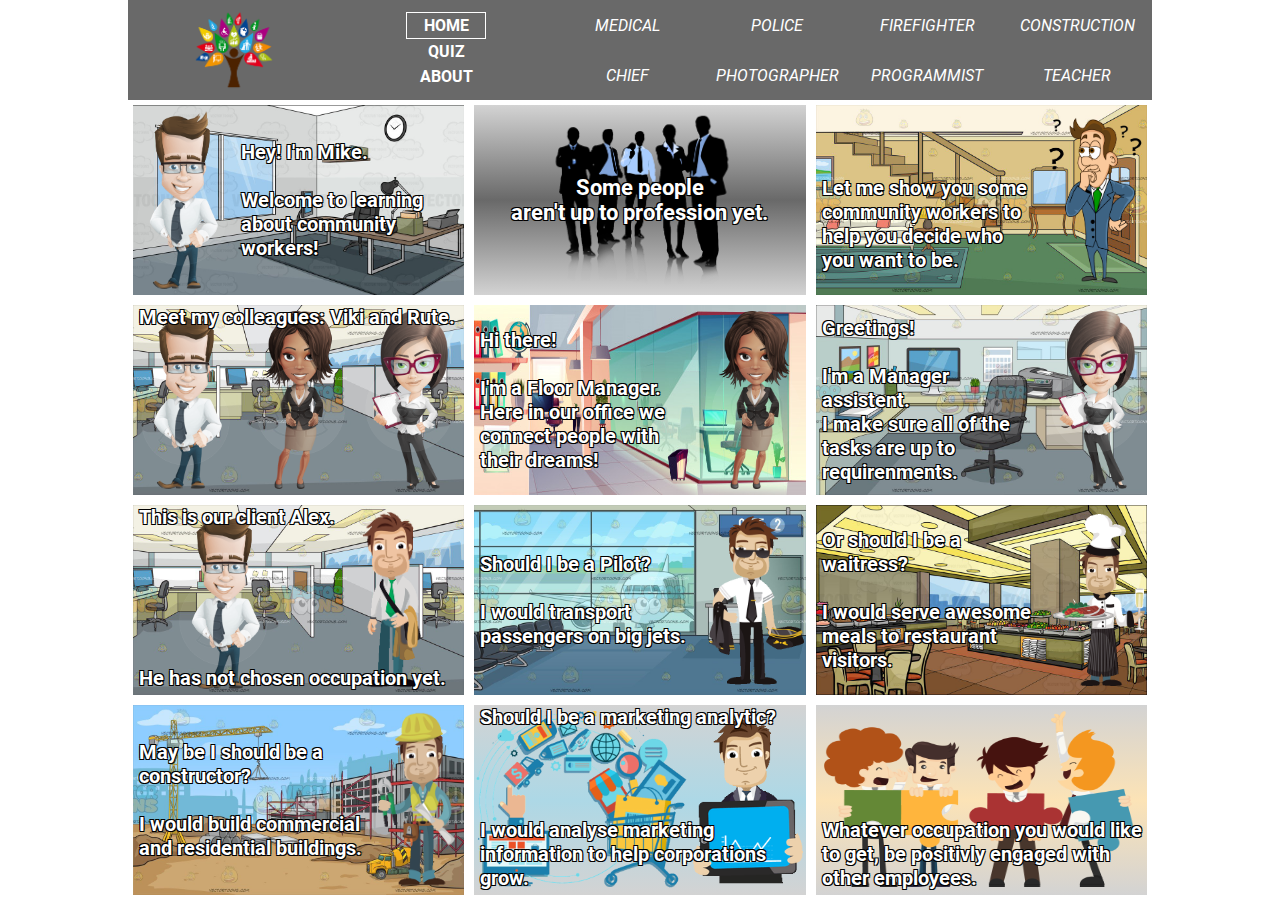
<file: index.html>
<!DOCTYPE html>
<html lang="en">
<head>
    <meta charset="UTF-8">
    <meta name="viewport" content="width=device-width, initial-scale=1.0">
    <title>Community Workers</title>
    <link rel="stylesheet" href="css/style.css">
    <meta name="robots" content="index,follow">
    <link rel="icon" href="img/icon.png">
</head>
<body>
    <div class="container">
        <header>
            <nav>
                <div class="logo-container">
                    <img src="img/logo.png" alt="logo">
                </div>
                <div class="nav-main">
                    <ul>
                        <li class="active"><a href="index.html">Home</a></li>
                        <li><a href="html/quix.html">Quiz</a></li>
                        <li><a href="html/about.html">About</a></li>
                    </ul>
                </div>
                <div class="burger-container">
                    <div class="burger">
                        <div id="line1"></div>
                        <div id="line2"></div>
                        <div id="line3"></div>
                    </div>
                </div>
                <div class="nav-links">
                    <ul>
                        <li><a href="html/medical.html">Medical</a></li>
                        <li><a href="html/police.html">Police</a></li>
                        <li><a href="html/firefighter.html">Firefighter</a></li>
                        <li><a href="construction.html">Construction</a></li>
                        <li><a href="chief">Chief</a></li>
                        <li><a href="photographer.html">Photographer</a></li>
                        <li><a href="programmist.html">Programmist</a></li>
                        <li><a href="teacher.html">Teacher</a></li>
                    </ul>
                </div>
            </nav>
        </header>
        <div class="grid">
            <!-- 1 -->
                <div class="content-container">               
                    <img src="img/3-scene-office.jpeg" alt="" class="backgr-img">
                    <div class="content">
                        <img src="img/2-mail-main.png" alt="" class="persone">
                        <p class="talking">Hey!  I'm Mike.<br><br>Welcome to learning about community workers!</p>
                    </div>
                </div>
            <!-- 2 -->
                <div class="content-container">                    
                    <div id="dark-peop-bachgrd-gradient">
                        <img src="img/darck-colored-people.png" alt="" id="dark-peop-img">
                    </div>                    
                    <div class="content">
                        <p class="center-line">Some people<br>aren't up to profession yet.
                    </div>
                </div>
            <!-- 3 -->
                <div class="content-container">               
                    <img src="img/3-scene-home.jpeg" alt="" class="backgr-img">
                    <div class="content">
                        <p class="talking"><br><br>Let me show you some community workers to help you decide who you want to be.</p>
                        <img src="img/thinking.png" alt="" class="persone">                        
                    </div>
                </div>
            <!-- 4 -->
                <div class="content-container">               
                    <img src="img/3-scene-office-5.jpeg" alt="" class="backgr-img">
                    <div class="content">
                        <img src="img/2-mail-main.png" alt="" class="persone">
                        <img src="img/2-femail-main-2.png" alt="" class="persone">
                        <img src="img/2-femail-main.png" alt="" class="persone">
                        <p class="p-on-top talking">Meet my colleagues: Viki and Rute.</p>
                    </div>
                </div>
            <!-- 5 -->
                <div class="content-container">               
                    <img src="img/3-scene-office-3.jpeg" alt="" class="backgr-img">
                    <div class="content">
                        <p class="talking">Hi there!<br><br>I'm a Floor Manager. Here in our office we connect people with their dreams!</p>
                        <img src="img/2-femail-main-2.png" alt="" class="persone">                        
                    </div>
                </div>
            <!-- 6 -->
                <div class="content-container">               
                    <img src="img/3-scene-office-4.jpeg" alt="" class="backgr-img">
                    <div class="content">
                        <p class="talking">Greetings!<br><br>I'm a Manager assistent.<br>I make sure all of the tasks are up to requirenments.</p>
                        <img src="img/2-femail-main.png" alt="" class="persone">                        
                    </div>
                </div>
            <!-- 7 -->
                <div class="content-container">               
                    <img src="img/3-scene-office-5.jpeg" alt="" class="backgr-img">
                    <div class="content">
                        <img src="img/2-mail-main.png" alt="" class="persone">                        
                        <img src="img/1-men.png" alt="" class="persone">
                        <p class="p-on-top talking">This is our client Alex.</p>
                        <p class="p-on-bottom talking">He has not chosen occupation yet.</p>
                    </div>
                </div>
            <!-- 8 -->
                <div class="content-container">               
                    <img src="img/3-scene-airport.jpeg" alt="" class="backgr-img">
                    <div class="content">                        
                        <p class="talking">Should I be a Pilot?<br><br>I would transport passengers on big jets.</p>
                        <img src="img/1-pilot-mail.png" alt="" class="persone">
                    </div>
                </div>
            <!-- 9 -->
                <div class="content-container">               
                    <img src="img/3-scene-restaurant.jpeg" alt="" class="backgr-img">
                    <div class="content">                        
                        <p class="talking">Or should I be a waitress?<br><br>I would serve awesome meals to restaurant visitors.</p>
                        <img src="img/1-waitress -mail.png" alt="" class="persone">
                    </div>
                </div>
            <!-- 10 -->
                <div class="content-container">               
                    <img src="img/3-scene-construction.jpeg" alt="" class="backgr-img">
                    <div class="content">                        
                        <p class="talking">May be I should be a constructor?<br><br>I would build commercial and residential buildings.</p>
                        <img src="img/1-constructor-mail-2.png" alt="" class="persone">
                    </div>
                </div>
            <!-- 11 -->
                <div class="content-container">               
                    <div id="market-bachgrd-gradient"></div>
                    <div class="content">
                        <img src="img/marketing.png" alt=""" class="persone">
                        <img src="img/1-analytic.png" alt="" class="persone">
                        <p class="p-on-top talking">Should I be a marketing analytic?</p>
                        <p class="p-on-bottom talking">I would analyse marketing information to help corporations grow.</p>
                    </div>
                </div>
            <!-- 12 -->
                <div class="content-container">
                    <div id="employee-bachgrd-gradient">
                        <img src="img/employee-engagement.png" alt="" class="backgr-img">
                    </div>
                    <div class="content">
                        <p class="p-on-bottom talking">Whatever occupation you would like to get, be positivly engaged with other employees.</p>
                    </div>
                </div>
        </div>
    </div> 
    <script src="js/app.js"></script>
</body>
</html>
</file>
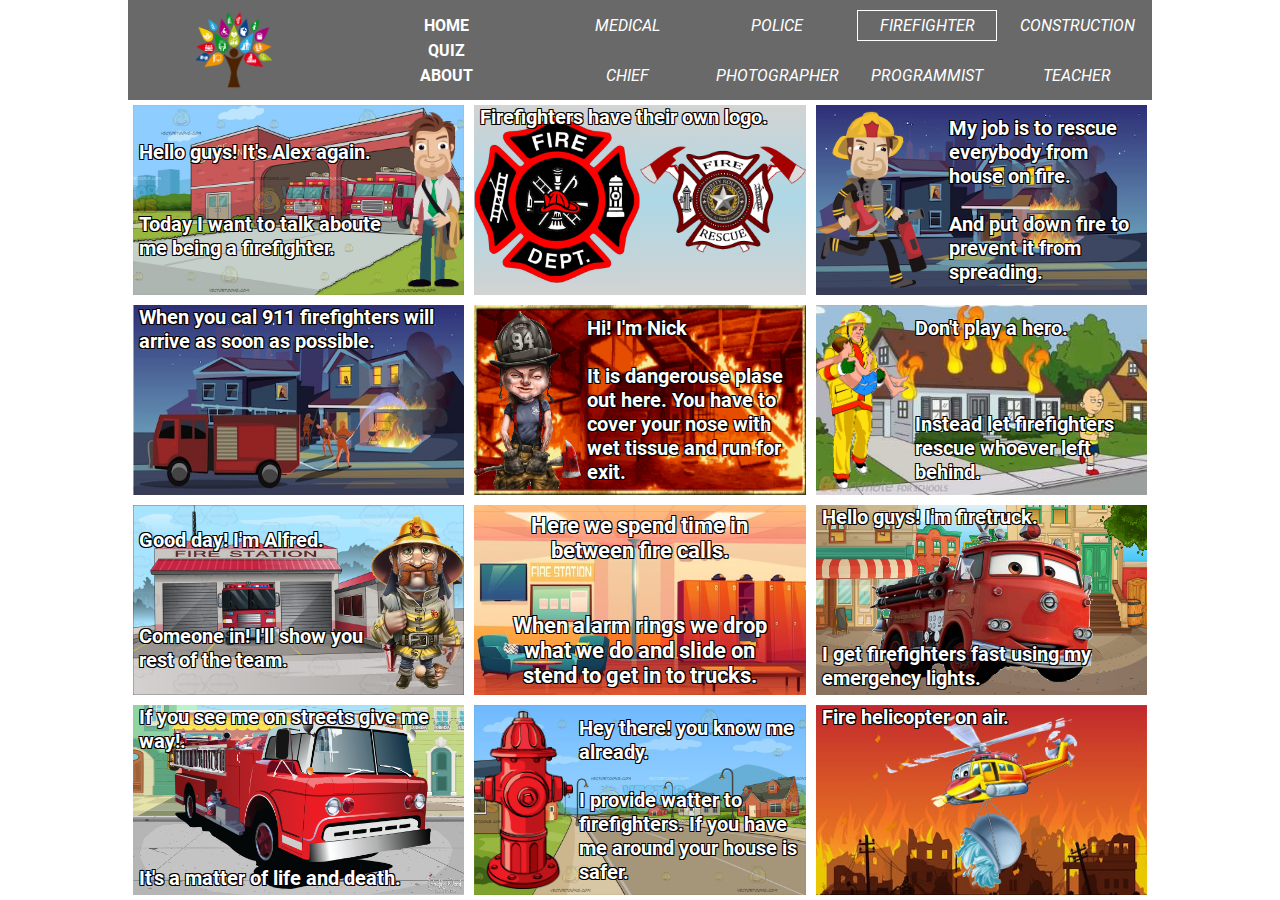
<file: html/firefighter.html>
<!DOCTYPE html>
<html lang="en">
<head>
    <meta charset="UTF-8">
    <meta name="viewport" content="width=device-width, initial-scale=1.0">
    <title>Community Workers Firefighter</title>
    <link rel="stylesheet" href="../css/style.css">
    <meta name="robots" content="index,follow">
    <link rel="icon" href="../img/icon.png">
</head>
<body>
    <div class="container">
        <header>
            <nav>
                <div class="logo-container">
                    <img src="../img/logo.png" alt="logo">
                </div>
                <div class="nav-main">
                    <ul>
                        <li><a href="../index.html">Home</a></li>
                        <li><a href="quiz.html">Quiz</a></li>
                        <li><a href="about.html">About</a></li>
                    </ul>
                </div>
                <div class="burger-container">
                    <div class="burger">
                        <div id="line1"></div>
                        <div id="line2"></div>
                        <div id="line3"></div>
                    </div>
                </div>
                <div class="nav-links">
                    <ul>
                        <li><a href="medical.html">Medical</a></li>
                        <li><a href="police.html">Police</a></li>
                        <li class="active"><a href="firefighter.html">Firefighter</a></li>
                        <li><a href="construction.html">Construction</a></li>
                        <li><a href="chief.html">Chief</a></li>
                        <li><a href="photographer.html">Photographer</a></li>
                        <li><a href="programmist.html">Programmist</a></li>
                        <li><a href="teacher.html">Teacher</a></li>
                    </ul>
                </div>
            </nav>
        </header>
        <div class="grid">
            <!-- 1 -->
                <div class="content-container">               
                    <img src="../img/8-scene-fire-station.jpeg" alt="" class="backgr-img">
                    <div class="content">
                        <p class="talking">Hello guys!  It's Alex again.<br><br><br>Today I want to talk aboute me being a firefighter.</p>
                        <img src="../img/1-men.png" alt="" class="persone">
                    </div>
                </div>
            <!-- 2 -->
                <div class="content-container">               
                    <div id="market-bachgrd-gradient"></div>
                    <div class="content">
                        <img src="../img/8-firefighter-logo-1.png" alt="" class="fighter-logo">
                        <img src="../img/8-firefighter-logo.png" alt="" class="fighter-logo">
                        <p class="p-on-top talking">Firefighters have their own logo.</p>                        
                    </div>
                </div>
            <!-- 3 -->
                <div class="content-container">               
                    <img src="../img/8-scene-house-on-fire-3.jpeg" alt="" class="backgr-img">
                    <div class="content">
                        <img src="../img/8-firefighter.png" alt="" class="persone">
                        <p class="talking">My job is to rescue everybody from house on fire.<br><br>And put down fire to prevent it from spreading.</p>
                    </div>
                </div>
            <!-- 4 -->
                <div class="content-container">
                    <img src="../img/8-scene-house-on-fire.jpeg" alt="" class="backgr-img">
                    <div class="content">
                        <p class="p-on-top talking">When you cal 911 firefighters will arrive as soon as possible.</p>
                    </div>
                </div>
            <!-- 5 -->
                <div class="content-container">
                    <img src="../img/8-scene-house-on-fire-2.gif" alt="" class="backgr-img">
                    <div class="content">
                        <img src="../img/8-firefighter-4.png" alt="" class="persone">
                        <p class="talking">Hi! I'm Nick<br> <br>It is dangerouse plase out here. You have to cover your nose with wet tissue and run for exit.</p>
                    </div>
                </div>
            <!-- 6 -->
                <div class="content-container">
                    <img src="../img/8-scene-house-on-fire-4.jpeg" alt="" class="backgr-img">
                    <div class="content">
                        <img src="../img/8-firefighter-boy.gif" alt="" class="persone">
                        <p class="talking">Don't play a hero.<br><br><br><br>Instead let firefighters rescue whoever left behind.</p>
                    </div>
                </div>
            <!-- 7 -->
                <div class="content-container">               
                    <img src="../img/8-scene-fire-station-2.jpeg" alt="" class="backgr-img">
                    <div class="content">
                        <p class="talking">Good day! I'm Alfred.<br><br><br><br>Comeone in! I'll show you rest of the team.</p>
                        <img src="../img/8-firefighter-3.png" alt="" class="persone">
                    </div>
                </div>
            <!-- 8 -->
                <div class="content-container">               
                    <img src="../img/8-scene-fire-station-3.jpeg" alt="" class="backgr-img">
                    <div class="content">
                        <!-- <img src="../img/8-firefighter-3.png" alt="" class="persone"> -->
                        <p class="center-line">Here we spend time in between fire calls.<br><br><br>When alarm rings we drop what we do and slide on stend to get in to trucks.</p>
                    </div>
                </div>
            <!-- 9 -->
                <div class="content-container">               
                    <img src="../img/7-scene-street-4.jpeg" alt="" class="backgr-img">
                    <div class="content">
                        <img src="../img/8-fire-truck.png" alt="" class="persone">
                        <p class="p-on-top talking">Hello guys!  I'm firetruck.</p>
                        <p class="p-on-bottom talking">I get firefighters fast using my emergency lights.</p>
                    </div>
                </div>
            <!-- 10 -->
                <div class="content-container">               
                    <img src="../img/7-scene-street-2.jpeg" alt="" class="backgr-img">
                    <div class="content">
                        <img src="../img/8-fire-truck-2.png" alt="" class="persone">
                        <p class="p-on-top talking">If you see me on streets give me way!.</p>
                        <p class="p-on-bottom talking">It's a matter of life and death.</p>
                    </div>
                </div>
            <!-- 11 -->
                <div class="content-container">               
                    <img src="../img/7-scene-street-5.jpeg" alt="" class="backgr-img">
                    <div class="content">
                        <img src="../img/8-fire-hydrant.png" alt="" class="persone">
                        <p class="talking">Hey there! you know me already.<br><br>I provide watter to firefighters. If you have me around your house is safer.</p>
                    </div>
                </div>
            <!-- 12 -->
                <div class="content-container">               
                    <img src="../img/8-scene-fire-city.jpeg" alt="" class="backgr-img">
                    <div class="content">
                        <img src="../img/8-firefighter-helicopter.png" alt="" class="persone">
                        <p class="p-on-top talking">Fire helicopter on air.</p>
                    </div>
                </div>

        </div>
    </div>


    <script src="../js/app.js"></script>
</body>
</html>
</file>
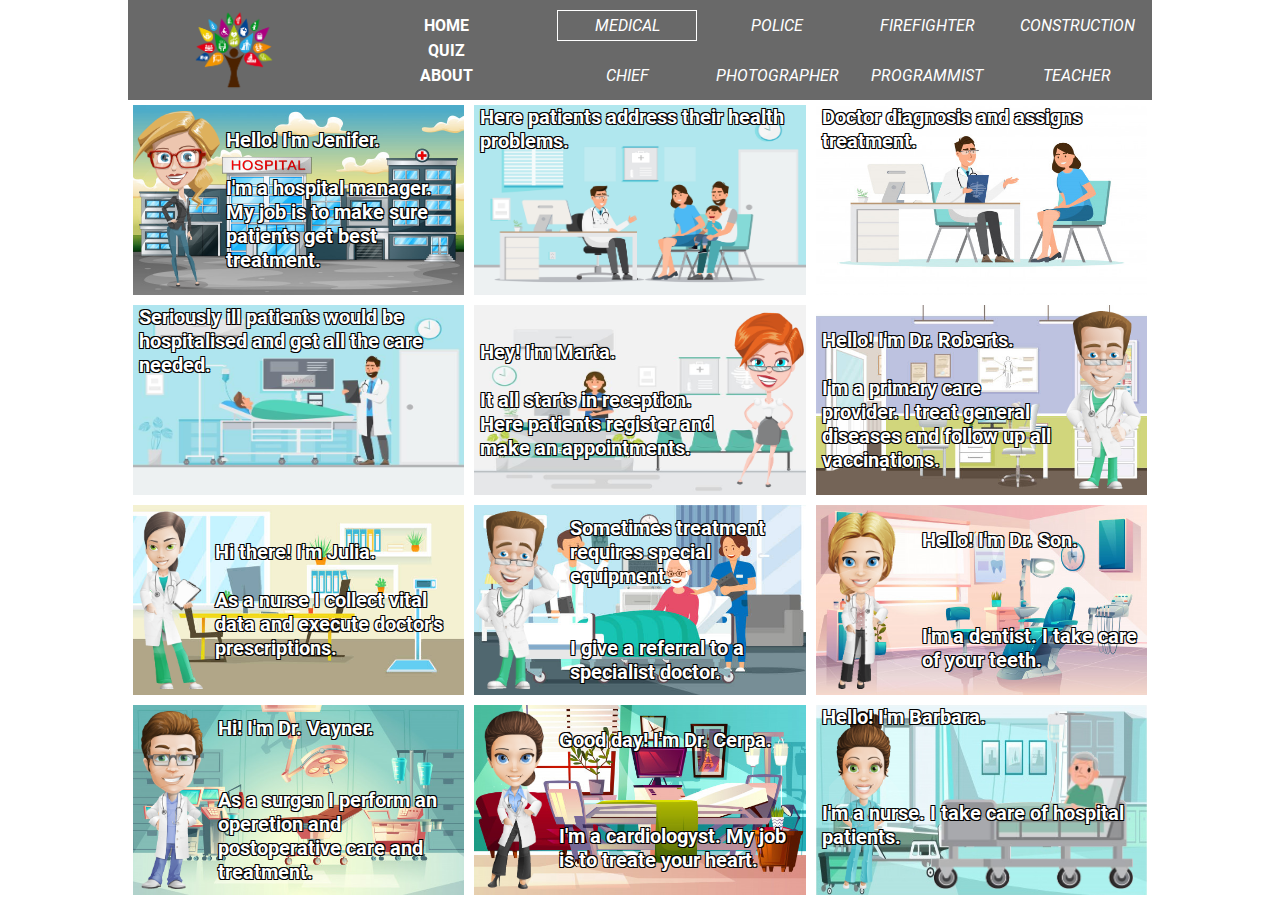
<file: html/medical.html>
<!DOCTYPE html>
<html lang="en">
<head>
    <meta charset="UTF-8">
    <meta name="viewport" content="width=device-width, initial-scale=1.0">
    <title>Community Workers Medical</title>
    <link rel="stylesheet" href="../css/style.css">
    <meta name="robots" content="index,follow">
    <link rel="icon" href="../img/icon.png">
</head>
<body>
    <div class="container">
        <header>
            <nav>
                <div class="logo-container">
                    <img src="../img/logo.png" alt="logo">
                </div>
                <div class="nav-main">
                    <ul>
                        <li><a href="../index.html">Home</a></li>
                        <li><a href="quiz.html">Quiz</a></li>
                        <li><a href="about.html">About</a></li>
                    </ul>
                </div>
                <div class="burger-container">
                    <div class="burger">
                        <div id="line1"></div>
                        <div id="line2"></div>
                        <div id="line3"></div>
                    </div>
                </div>
                <div class="nav-links">
                    <ul>
                        <li class="active"><a href="medical.html">Medical</a></li>
                        <li><a href="police.html">Police</a></li>
                        <li><a href="firefighter.html">Firefighter</a></li>
                        <li><a href="construction.html">Construction</a></li>
                        <li><a href="chief.html">Chief</a></li>
                        <li><a href="photographer.html">Photographer</a></li>
                        <li><a href="programmist.html">Programmist</a></li>
                        <li><a href="teacher.html">Teacher</a></li>
                    </ul>
                </div>
            </nav>
        </header>
        <div class="grid">
            <!-- 1 -->
                <div class="content-container">               
                    <img src="../img/5-scene-hospital-building.jpeg" alt="" class="backgr-img">
                    <div class="content">
                        <img src="../img/4-femail-2.png" alt="" class="persone">
                        <p class="talking">Hello!  I'm Jenifer.<br><br>I'm a hospital manager. My job is to make sure patients get best treatment.</p>
                    </div>
                </div>
            <!-- 2 -->
                <div class="content-container">                    
                    <img src="../img/5-scene-hospital-patient-doctor-2.jpeg" alt="" class="backgr-img">
                    <div class="content">
                        <p class="p-on-top talking">Here patients address their health problems.</p>
                    </div>
                </div>
            <!-- 3 -->
                <div class="content-container">               
                    <img src="../img/5-scene-hospital-patient-doctor.jpeg" alt="" class="backgr-img">
                    <div class="content">
                        <p class="p-on-top talking">Doctor diagnosis and assigns treatment.</p>
                    </div>
                </div>
            <!-- 4 -->
                <div class="content-container">               
                    <img src="../img/5-scene-hospital-patient-doctor-3.jpeg" alt="" class="backgr-img">
                    <div class="content">
                        <p class="p-on-top talking">Seriously ill patients would be hospitalised and get all the care needed.</p>
                    </div>
                </div>
            <!-- 5 -->
                <div class="content-container">               
                    <img src="../img/5-scene-hospital-reception.jpeg" alt="" class="backgr-img">
                    <div class="content">
                        <p class="talking">Hey! I'm Marta.<br><br>It all starts in reception. Here patients register and make an appointments.</p>
                        <img src="../img/4-femail.png" alt="" class="persone">
                    </div>
                </div>
            <!-- 6 -->
                <div class="content-container">               
                    <img src="../img/5-scene-hospital-office-2.jpeg" alt="" class="backgr-img">
                    <div class="content">
                        <p class="talking">Hello! I'm Dr. Roberts.<br><br>I'm a primary care provider. I treat general diseases and follow up all vaccinations.</p>
                        <img src="../img/4-mail-doctor-2.png" alt="" class="persone">
                    </div>
                </div>
            <!-- 7 -->
                <div class="content-container">               
                    <img src="../img/5-scene-hospital-office.jpeg" alt="" class="backgr-img">
                    <div class="content">
                        <img src="../img/4-femail-nurse.png" alt="" class="persone">
                        <p class="talking">Hi there! I'm Julia.<br><br>As a nurse I collect vital data and execute doctor's prescriptions.</p>
                    </div>
                </div>
            <!-- 8 -->
                <div class="content-container">               
                    <img src="../img/5-scene-hospital-patient.jpeg" alt="" class="backgr-img">
                    <div class="content">
                        <img src="../img/4-mail-doctor-2-v2.png" alt="" class="persone">
                        <p class="talking">Sometimes treatment requires special equipment.<br><br><br>I give a referral to a specialist doctor.</p>
                        
                    </div>
                </div>
            <!-- 9 -->
                <div class="content-container">               
                    <img src="../img/5-scene-dental-office.jpeg" alt="" class="backgr-img">
                    <div class="content">
                        <img src="../img/4-femail-doctor.png" alt="" class="persone">
                        <p class="talking">Hello! I'm Dr. Son.<br><br><br><br>I'm a dentist. I take care<br>of your teeth.</p>
                    </div>
                </div>
            <!-- 10 -->
                <div class="content-container">               
                    <img src="../img/5-scene-hospital-surgery-room.jpeg" alt="" class="backgr-img">
                    <div class="content">
                        <img src="../img/4-mail-doctor.png" alt="" class="persone">
                        <p class="talking">Hi! I'm Dr. Vayner.<br><br><br>As a surgen I perform an operetion and postoperative care and treatment.</p>
                    </div>
                </div>
            <!-- 11 -->
                <div class="content-container">               
                    <img src="../img/5-scene-hospital-room-2.jpeg" alt="" class="backgr-img">
                    <div class="content">
                        <img src="../img/4-femail-doctor-2.png" alt="" class="persone">
                        <p class="talking">Good day! I'm Dr. Cerpa.<br><br><br><br>I'm a cardiologyst. My job is to treate your heart.</p>
                        
                    </div>
                </div>
            <!-- 12 -->
                <div class="content-container">               
                    <img src="../img/5-scene-hospital-room.jpeg" alt="" class="backgr-img">
                    <div class="content">
                        <img src="../img/4-femail-nurce-2.png" alt="" class="persone">
                        <img src="../img/4-patient.png" alt="" class="persone">
                        <p class="p-on-top talking">Hello! I'm Barbara.<br><br><br><br>I'm a nurse. I take care of hospital patients.</p>
                    </div>
                </div>


        </div>
    </div>


    <script src="../js/app.js"></script>
</body>
</html>
</file>
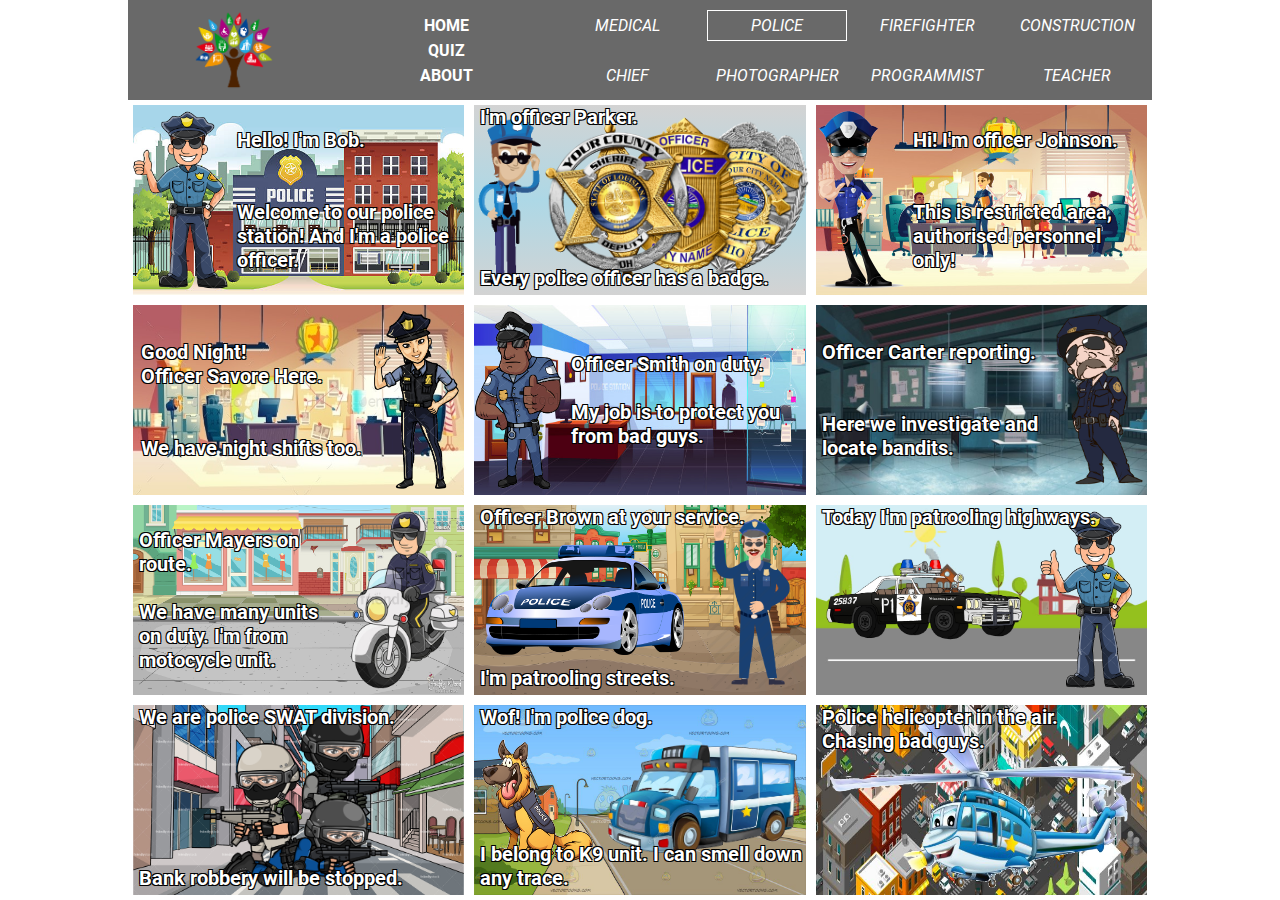
<file: html/police.html>
<!DOCTYPE html>
<html lang="en">
<head>
    <meta charset="UTF-8">
    <meta name="viewport" content="width=device-width, initial-scale=1.0">
    <title>Community Workers Police</title>
    <link rel="stylesheet" href="../css/style.css">
    <meta name="robots" content="index,follow">
    <link rel="icon" href="../img/icon.png">
</head>
<body>
    <div class="container">
        <header>
            <nav>
                <div class="logo-container">
                    <img src="../img/logo.png" alt="logo">
                </div>
                <div class="nav-main">
                    <ul>
                        <li><a href="../index.html">Home</a></li>
                        <li><a href="quiz.html">Quiz</a></li>
                        <li><a href="about.html">About</a></li>
                    </ul>
                </div>
                <div class="burger-container">
                    <div class="burger">
                        <div id="line1"></div>
                        <div id="line2"></div>
                        <div id="line3"></div>
                    </div>
                </div>
                <div class="nav-links">
                    <ul>
                        <li><a href="medical.html">Medical</a></li>
                        <li class="active"><a href="police.html">Police</a></li>
                        <li><a href="firefighter.html">Firefighter</a></li>
                        <li><a href="construction.html">Construction</a></li>
                        <li><a href="chief.html">Chief</a></li>
                        <li><a href="photographer.html">Photographer</a></li>
                        <li><a href="programmist.html">Programmist</a></li>
                        <li><a href="teacher.html">Teacher</a></li>
                    </ul>
                </div>
            </nav>
        </header>
        <div class="grid">
            <!-- 1 -->
                <div class="content-container">               
                    <img src="../img/7-scene-police-station.jpeg" alt="" class="backgr-img">
                    <div class="content">
                        <img src="../img/6-police-of-4.png" alt="" class="persone">
                        <p class="talking">Hello!  I'm Bob.<br><br><br>Welcome to our police station! And I'm a police officer.</p>
                    </div>
                </div>
            <!-- 2 -->
                <div class="content-container">               
                    <div id="market-bachgrd-gradient"></div>
                    <div class="content">
                        <img src="../img/6-police-of-3.png" alt="" class="persone">
                        <img src="../img/6-bage.png" alt="" id="badge-stuck">
                        <p class="p-on-top talking">I'm officer Parker.</p>
                        <p class="p-on-bottom talking">Every police officer has a badge.</p>
                    </div>
                </div>
            <!-- 3 -->
                <div class="content-container">               
                    <img src="../img/7-scene-police-station-1.jpeg" alt="" class="backgr-img">
                    <div class="content">
                        <img src="../img/6-police-of-6.png" alt="" class="persone">
                        <p class="talking">Hi! I'm officer Johnson.<br><br><br>This is restricted area, authorised personnel only!</p>
                    </div>
                </div>
            <!-- 4 -->
                <div class="content-container">
                    <img src="../img/7-scene-police-station-2.jpeg" alt="" class="backgr-img">
                    <div class="content">
                        <p class="talking">Good Night!<br>Officer Savore Here.<br><br><br>We have night shifts too.</p>
                        <img src="../img/6-police-woman.png" alt="" class="persone">
                    </div>
                </div>
            <!-- 5 -->
                <div class="content-container">
                    <img src="../img/7-scene-police-station-4.jpeg" alt="" class="backgr-img">
                    <div class="content">
                        <img src="../img/6-police-of-5.png" alt="" class="persone">
                        <p class="talking">Officer Smith on duty.<br><br>My job is to protect you from bad guys.</p>                        
                    </div>
                </div>
                <!-- 6 -->
                <div class="content-container">
                    <img src="../img/7-scene-police-station-3.jpeg" alt="" class="backgr-img">
                    <div class="content">
                        <p class="talking">Officer Carter reporting.<br><br><br>Here we investigate and locate bandits.</p>
                        <img src="../img/6-police-of.png" alt="" class="persone">
                    </div>
                </div>
            <!-- 7 -->
                <div class="content-container">               
                    <img src="../img/7-scene-street-2.jpeg" alt="" class="backgr-img">
                    <div class="content">
                        <p class="talking">Officer Mayers on route.<br><br>We have many units on duty. I'm from motocycle unit.</p>
                        <img src="../img/6-police-motocycle.png" alt="" class="persone">
                    </div>
                </div>
            <!-- 8 -->
                <div class="content-container">               
                    <img src="../img/7-scene-street-4.jpeg" alt="" class="backgr-img">
                    <div class="content">
                        <img src="../img/6-police-car.png" alt="" class="pol-car"">
                        <img src="../img/6-police-of-2.png" alt="" class="persone">
                        <p class="p-on-top talking">Officer Brown at your service.</p>
                        <p class="p-on-bottom talking">I'm patrooling streets.</p>
                    </div>
                </div>
            <!-- 9 -->
                <div class="content-container">               
                    <img src="../img/7-scene-street-3.jpeg" alt="" class="backgr-img">
                    <div class="content">
                        <img src="../img/6-police-car-2.png" alt="" class="pol-car"">
                        <img src="../img/6-police-of-4.png" alt="" class="persone">
                        <p class="p-on-top talking">Today I'm patrooling highways.</p>
                        
                    </div>
                </div>
            <!-- 10 -->
                <div class="content-container">
                    <img src="../img/7-scene-street.jpeg" alt="" class="backgr-img">
                    <div class="content">
                        <img src="../img/6-police-swat.png" alt="" class="persone">
                        <p class="p-on-top talking">We are police SWAT division.</p>
                        <p class="p-on-bottom talking">Bank robbery will be stopped.</p>
                    </div>                
                </div>
            <!-- 11 -->
                <div class="content-container">
                    <img src="../img/7-scene-street-5.jpeg" alt="" class="backgr-img">
                    <div class="content">
                        <img src="../img/6-police-dog-2.png" alt="" id="pol-dog">
                        <img src="../img/6-police-truck.png" alt="" class="pol-car">
                        <p class="p-on-top talking">Wof! I'm police dog.</p>
                        <p class="p-on-bottom talking">I belong to K9 unit. I can smell down any trace.</p>                        
                    </div>
                </div>
            <!-- 12 -->
                <div class="content-container">
                    <img src="../img/7-sceene-high.jpeg" alt="" class="backgr-img">
                    <div class="content">
                        <img src="../img/6-police-helicopter.png" alt="" class="persone">
                        <p class="p-on-top talking">Police helicopter in the air.<br>Chasing bad guys.</p>
                        
                    </div>
                </div>

        </div>
    </div>


    <script src="../js/app.js"></script>
</body>
</html>
</file>
<file: css/style.css>
* {
    margin: 0;
    padding: 0;
    box-sizing: border-box;
}

@font-face {
    font-family: Roboto-regular;
    src: url("../font/Roboto-Regular.ttf");
}
@font-face {
    font-family: Roboto-Italic;
    src: url("../font/Roboto-Italic.ttf");
}
@font-face {
    font-family: Roboto-Bold;
    src: url("../font/Roboto-Bold.ttf");
}
.container {
    max-width: 1024px;
    margin: 0 auto;
    display: flex;
}
        /* Header */

header {
    position: fixed;
    top: 0px;
    width: 100%;
    max-width: 1024px;
    min-width: 375px;
    height: 100px;
    background-color: dimgray;
    display: flex;
    align-content: center;
}
nav {
    position: relative;
    width: 100%;
    height: 100px;
    margin: auto;
    display: flex;
}
.logo-container {
    display: flex;
    margin: auto;
}
.logo-container img {
    width: 80px;
    height: 80px;
}
.nav-main {
    margin: auto;
}
.nav-main ul {
    justify-content: center;
    list-style: none;
    text-align: center;
}
.nav-main ul li {
    width: 80px;
    padding: 3px;
    text-align: center;    
}
.nav-main ul li a{
    color: white;
    font-family: Roboto-Bold;
    text-decoration: none;
    text-transform: uppercase;
}
.nav-main ul li:hover {
    border: 1px solid white;
    background-color: thistle;
    transition: 1s ease;
}
.active {
    border: 1px solid white;
}
.burger-container {
    width: 80px;
    display: flex;
    align-items: center;
    margin: auto;
}
.burger {
    margin: auto;
}
.burger div {
    width: 25px;
    height: 3px;
    background-color: tomato;
    margin: 5px;
    transition: all 0.3s ease;
}
        /* .nav-prof are hiidden in cellphones and tablet. Activated upon pressing .burger */

.nav-links {    
    position: absolute;
    right: 0px;
    top: 100px;
    z-index: +1;
    width: 50%;
    height: calc(100vh - 100px);
    background-color: dimgray;
    display: flex;
    justify-content: center;
    transform: translateX(120%);
    transition: 0.5s ease-in;
}
.nav-links ul {    
    list-style: none;    
    text-align: center;
    display: flex;
    flex-direction: column;
}
.nav-links ul li {
    width: 160px;    
    margin: auto;
    padding: 20px 0px;
    opacity: 0;
}
.nav-links ul li a {
    font-family: Roboto-Italic;
    text-decoration: none;
    text-transform: uppercase;
    color: white;
}
.nav-links ul li:hover {
    border: 2px solid white;
    background-color: thistle;
    transition: 1s ease;
}

        /* To dissable overflow. App-like experience. */

body {
    overflow-x: hidden;
    /* overflow-y: hidden; */
}

        /* Nav-links and burger animation in cellphones using JS */

@keyframes navLinkFade {
    from {
        opacity: 0;
        transform: translateX(50%);
    }
    to {
        opacity: 1;
        transform: translateX(0%);
    }
}
.nav-active {
    transform: translateX(0%);
}
.toggle #line1 {
    transform: rotate(-45deg) translate(-5px, 6px);
}
.toggle #line2 {
    opacity: 0;
}
.toggle #line3 {
    transform: rotate(45deg) translate(-5px, -6px);
}


        /* Website content */

        /* Jeneral styling */

.grid {
    position: absolute;
    width: 100%;
    max-width: 1024px;
    min-width: 375px;
    z-index: -1;
    top: 100px;
    display: grid;
    grid-template-columns: 1fr;
}

        /* There are sections with vh-width calculated inside grid */

.content-container {
    position: relative;
    height: calc((100vh - 100px) / 3);
    width: 100%;
    padding: 5px;
    display: flex;
}
.backgr-img {
    position: relative;    
    width: 100%;
    height: 100%;
}
.content {
    position: absolute;
    height: 100%;
    width: 100%;
    top: 0;
    left: 0;
    padding: 5px;
    display: flex;
}
.talking {
    position: relative;
    width: auto;
    margin: auto;
    padding: 0px 6px;
    font-family: Roboto-Bold;
    font-size: 20px;
    color: white;
    text-shadow: 1px 1px black, 1px -1px black, -1px -1px black, -1px 1px black;
}
.p-on-top {
    position: absolute;
}
.p-on-bottom {
    position: absolute;
    bottom: 10px;
}
.persone {
    position: relative;
    height: 100%;
    max-width: 100%;
    padding: 6px 0px;
    margin: auto;
}
.center-line {
    position: relative;
    width: 80%;
    margin: auto;
    text-align: center;
    font-family: Roboto-Bold;
    font-size: 22px;
    color: white;
    text-shadow: 1px 1px black, 1px -1px black, -1px -1px black, -1px 1px black;
}

        /* Specific styling */
        /* 4 sections of Home */

#dark-peop-img {
    position: relative;
    display: flex;
    max-height: 100%;
    width: auto;
    margin: auto;
}
#dark-peop-bachgrd-gradient {
    position: relative;
    width: 100%;
    height: 100%;
    padding: 5px;
    background-image: linear-gradient(to bottom, lightgray, dimgray, lightgray);
}
#market-bachgrd-gradient {
    position: relative;
    width: 100%;
    height: 100%;
    padding: 5px;
    background-image: linear-gradient(to bottom, lightgray, lightblue, lightgray);
}
#employee-bachgrd-gradient {
    position: relative;
    width: 100%;
    height: 100%;
    padding: 5px;
    background-image: linear-gradient(to bottom, lightgray, rgb(252, 227, 182), lightgray);
}

            /* Medical don't hase specific styling */

           /* 4sections of police */

#badge-stuck {
    display: flex;
    width: auto;
    max-width: 80%;
    height: auto;
    max-height: 90%;
    margin: auto;
}
.pol-car {
    width: auto;
    max-width: 60%;
    height: auto;
    max-height: 60%;
    margin: auto;
}
#pol-dog {
    width: auto;
    max-width: 35%;
    height: auto;
    max-height: 80%;
    margin: auto;
}

            /* Sections of firefighters */

.fighter-logo {
    width: auto;
    max-width: 50%;
    height: auto;
    max-height: 95%;
    margin: auto;
}

            /* different media styling */

@media only screen and (min-width: 720px) and (max-width: 1024px) {
    .grid {
        grid-template-columns: 1fr 1fr;
    }
    .nav-main ul {
        display: flex;
        flex-flow: row;
    }
    
}

@media only screen and (min-width: 1025px) {
    .grid {
        grid-template-columns: 1fr 1fr 1fr;
    }
    .container {
        width: 1025px;
    }
    .burger-container {
        display: none;
    }
    .nav-links {
        position: relative;
        right: unset;
        top: unset;
        width: 600px;
        height: unset;
        transform: translateX(0%);
        z-index: unset;
        display: flex;    
    }
    .nav-links ul {
        display: flex;
        flex-flow: row wrap;
        
    }
    .nav-links ul li {
        width: 140px;
        padding: 5px;
        opacity: 1;
    }
    .content-container {
        height: 200px;
    }
    .persone {
        height: 100%;
    }
}
</file>
